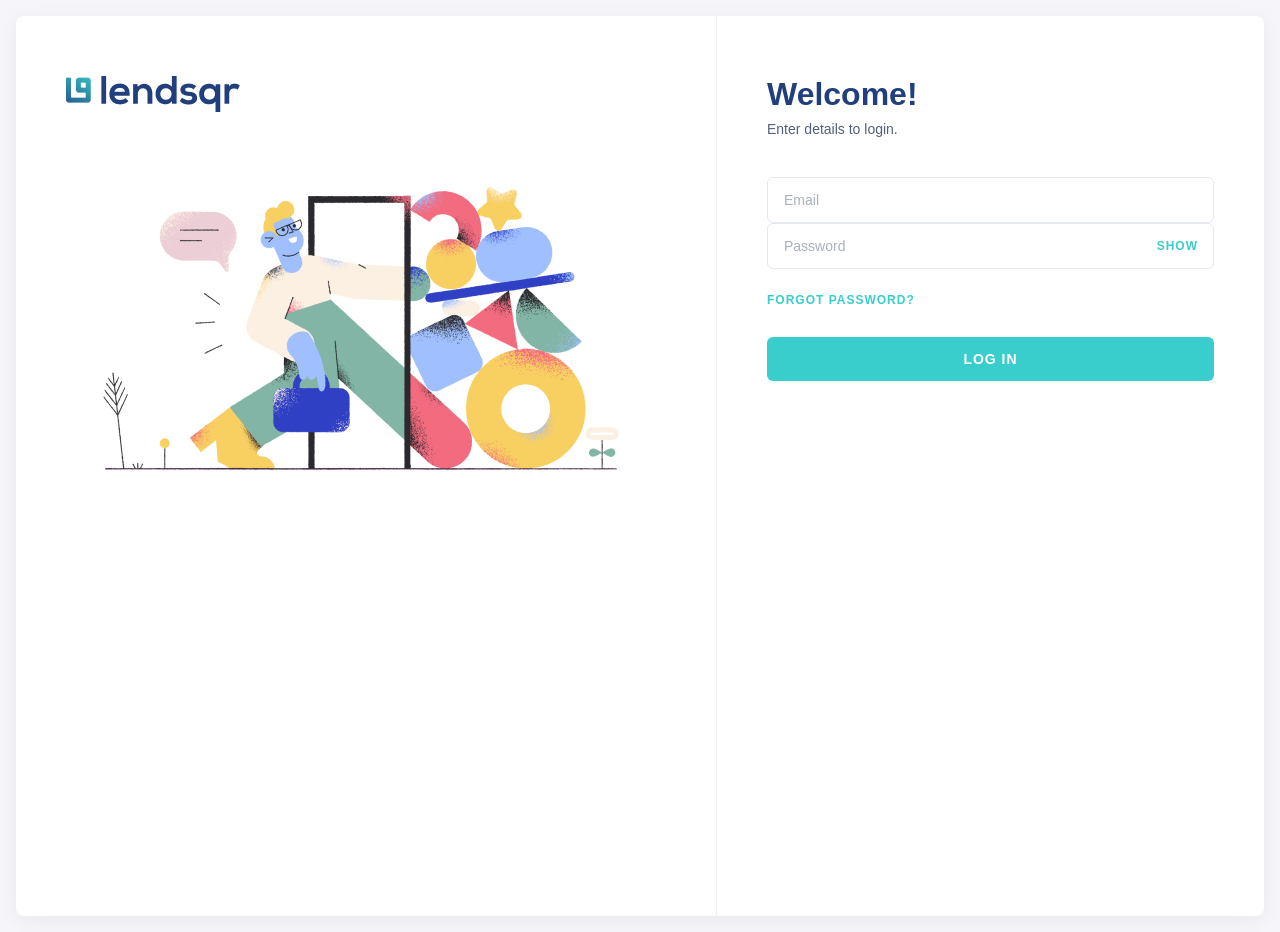
<file: index.html>
<html lang="en">

<head>
    <meta charset="UTF-8">
    <meta name="viewport" content="width=device-width, initial-scale=1.0">
    <title>App Protype</title>
    <link rel="stylesheet" href="./prototype/index.css">  
</head>

<body>
    <div class="landing-page">
        <div class="left-side">
            <div class="logo">
                <img src="./prototype/Group.png" alt="lendsqr">
            </div>

            <div class="illustration">
                <img src="./prototype/pablo-sign-in 1.png" alt="illustration">
            </div>
        </div>

        <div class="right-side">
            <h1 class="Welcome-sign">Welcome!</h1>
            <p class="welcome-ph">Enter details to login.</p>

            <form class="login-form" action="./prototype/appPrototype2.html">
                <div class="login">
                    <input type="email" class="form-input" placeholder="Email" required>
                </div>

                <div class="form-group password-detail">
                    <input type="password" class="form-input" id="password" placeholder="Password" required>
                    <button type="button" class="show-btn" onclick="togglePassword()">SHOW</button>
                </div>

                <a href="#" class="forgot-password">FORGOT PASSWORD?</a>
                <button type="submit" class="login-btn">LOG IN</button>

                <!-- <button><input type="submit" class="login-btn"></button> It submits but looks like error-->

                 <!-- <input type="text" name="useremail" value="">
                <input type="submit" value="submit"> This logs/sign in-->

                <!-- <a href="#" class="forgot-password">FORGOT PASSWORD?</a>
                <input type="submit" class="login-btn" value="login"> -->

                <!-- <nav>
                    <a href="appPrototype2.html"></a>
                </nav> -->

            </form>

            <!-- <form action="" method="post">
                <div class="login">
                    <input type="email" class="form-input" placeholder="Email" required>
                </div>

                <div class="form-group password-detail">
                    <input type="password" class="form-input" id="password" placeholder="Password" required>
                    <button type="button" class="show-btn" onclick="togglePassword()">SHOW</button>
                </div>

                <a href="#" class="forgot-password">FORGOT PASSWORD?</a>
                <button type="submit" class="login-btn">LOG IN</button>

            </form> -->

             <!-- <form>
                <input type="text" name="useremail" value="">
                <input type="submit" value="submit">
            </form>  -->

            <!-- <form>
                <input type="text" name="useremail" value="">
                <input type="submit" class="login-btn" value="login">

                <a href="#" class="forgot-password">FORGOT PASSWORD?</a>
                <input type="submit" class="login-btn" value="login">

            </form> -->
        </div>
        <!-- <nav>
            <a href="appPrototype2.html"></a>
        </nav> -->
    </div>
</body>

</html>
</file>
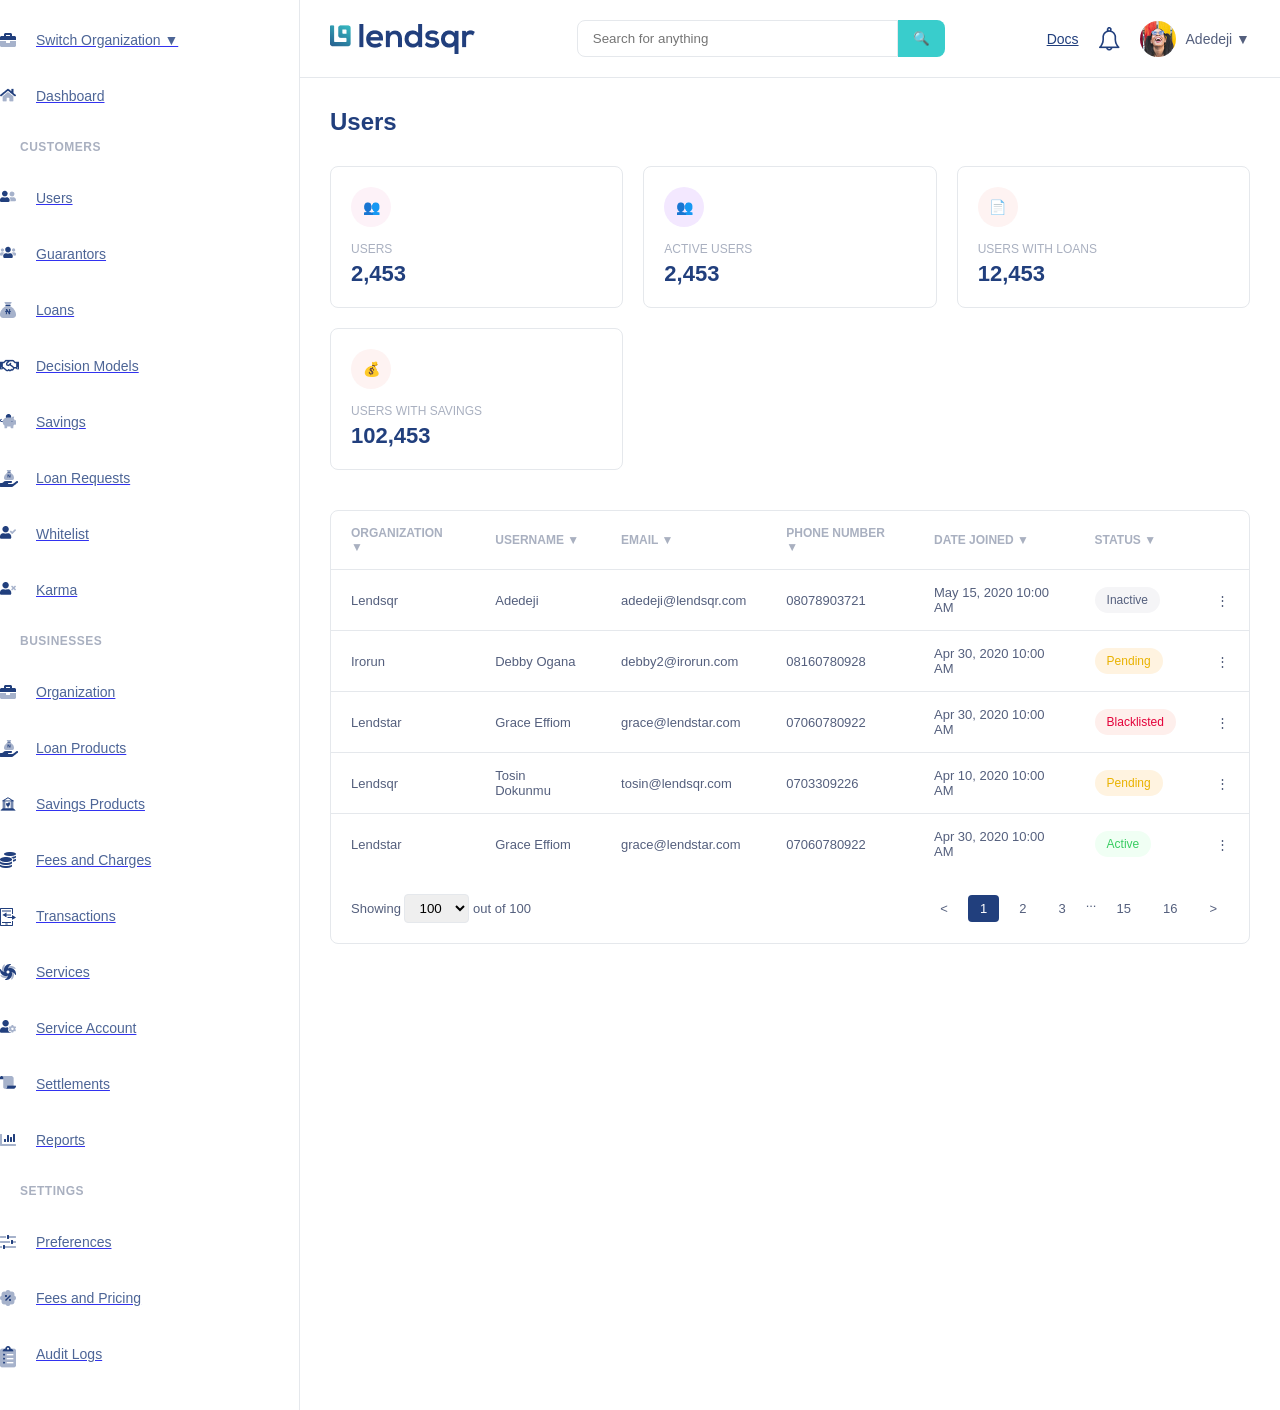
<file: prototype/appPrototype2.html>
<html lang="en">

<head>
  <meta charset="UTF-8">
  <meta name="viewport" content="width=device-width, initial-scale=1.0">
  <title>Lendsqr-Users</title>
  <link rel="stylesheet" href="appPrototype2.css">
</head>

<body>
  <div class="wrapper">
        <!-- dashbar -->
        <div class="dashbar">
            <a href="#" class="dashbar-section">
                <div class="icon">
                    <img src="briefcase 1.png" alt="">
                </div>
                <p class="dashbar-item">Switch Organization ▼</p>
            </a>

            <a href="#" class="dashbar-section">
                <div class="icon">
                    <img src="home 1.png" alt="">
                </div>
                <p class="dashbar-item">Dashboard</p>
            </a>

            <!-- <a href="#" class="dashbar-section">
                <div class="dashbar-title">CUSTOMERS</div>
            </a> -->
            <div class="dashbar-title">CUSTOMERS</div>

            <a href="#" class="dashbar-section">
                <div class="icon">
                    <img src="user-friends 1.png" alt="">
                </div>
                <p class="dashbar-item">Users</p>
            </a>

            <a href="#" class="dashbar-section">
                <div class="icon">
                    <img src="users 1.png" alt="">
                </div>
                <p class="dashbar-item">Guarantors</p>
            </a>

            <a href="#" class="dashbar-section">
                <div class="icon">
                    <img src="sack 1.png" alt="">
                </div>
                <p class="dashbar-item">Loans</p>
            </a>
            <a href="#" class="dashbar-section">
                <div class="icon">
                    <img src="handshake-regular 1.png" alt="">
                </div>
                <p class="dashbar-item">Decision Models</p>
            </a>
            <a href="#" class="dashbar-section">
                <div class="icon">
                    <img src="piggy-bank 1.png" alt="">
                </div>
                <p class="dashbar-item">Savings</p>
            </a>
            <a href="#" class="dashbar-section">
                <div class="icon">
                    <img src="Group 104.png" alt="">
                </div>
                <p class="dashbar-item">Loan Requests</p>
            </a>

            <a href="#" class="dashbar-section">
                <div class="icon">
                    <img src="user-check 1.png" alt="">
                </div>
                <p class="dashbar-item">Whitelist</p>

            </a>
            <a href="#" class="dashbar-section">
                <div class="icon">
                    <img src="user-times 1.png" alt="">
                </div>
                <p class="dashbar-item">Karma</p>
            </a>

            <!-- <a href="#" class="dashbar-section">
                <div class="dashbar-title">BUSINESSES
            </a> -->
            <div class="dashbar-title">BUSINESSES</div>

            <a href="#" class="dashbar-section">
                <div class="icon">
                    <img src="briefcase 1.png" alt="">
                </div>
                <p class="dashbar-item">Organization</p>
            </a>

            <a href="#" class="dashbar-section">
                <div class="icon">
                    <img src="Group 104.png" alt="">
                </div>
                <p class="dashbar-item">Loan Products</p>
            </a>

            <a href="#" class="dashbar-section">
                <div class="icon">
                    <img src="np_bank_148501_000000 1.png" alt="">
                </div>
                <p class="dashbar-item">Savings Products</p>
            </a>

            <a href="#" class="dashbar-section">
                <div class="icon">
                    <img src="coins-solid 1.png" alt="">
                </div>
                <p class="dashbar-item">Fees and Charges</p>
            </a>

            <a href="#" class="dashbar-section">
                <div class="icon">
                    <img src="icon.png" alt="">
                </div>
                <p class="dashbar-item">Transactions</p>
            </a>

            <a href="#" class="dashbar-section">
                <div class="icon">
                    <img src="galaxy 1.png" alt="">
                </div>
                <p class="dashbar-item">Services</p>
            </a>

            <a href="#" class="dashbar-section">
                <div class="icon">
                    <img src="user-cog 1.png" alt="">
                </div>
                <p class="dashbar-item">Service Account</p>
            </a>

            <a href="#" class="dashbar-section">
                <div class="icon">
                    <img src="scroll 1.png" alt="">
                </div>
                <p class="dashbar-item">Settlements</p>
            </a>

            <a href="#" class="dashbar-section">
                <div class="icon">
                    <img src="chart-bar 2.png" alt="">
                </div>
                <p class="dashbar-item">Reports</p>
            </a>
            <!-- 
            <a href="#" class="dashbar-section">
                <div class="dashbar-title">SETTINGS</div>
            </a> -->
            <div class="dashbar-title">SETTINGS</div>
            <a href="#" class="dashbar-section">
                <div class="icon">
                    <img src="sliders-h 1.png" alt="">
                </div>
                <p class="dashbar-item">Preferences</p>
            </a>

            <a href="#" class="dashbar-section">
                <div class="icon">
                    <img src="badge-percent 1.png" alt="">
                </div>
                <p class="dashbar-item">Fees and Pricing</p>
            </a>

            <a href="#" class="dashbar-section">
                <div class="icon">
                    <img src="clipboard-list 1.png" alt="">
                </div>
                <p class="dashbar-item">Audit Logs</p>
            </a>
        </div>

    <!-- Content -->
    <div class="main">
      <!-- Header -->
      <header class="header">
        <div>
          <img src="logo.png" alt="">
        </div>

        <div class="search-box">
          <input type="text" placeholder="Search for anything">
          <button>🔍</button>
        </div>

        <div class="header-right">
          <a href="#" style="color: var(--blue);">Docs</a>
          <img src="Vector.png" alt="">
          <!-- <span>🔔</span> -->
          <div class="user-profile">
            <img src="image 4.png" alt="User">
            <span>Adedeji ▼</span>
          </div>
        </div>
      </header>

      <!-- Page Content -->
      <div class="content">
        <h1 class="page-title">Users</h1>

        <!-- Stats Cards -->
        <div class="stats-grid">
          <div class="stat-card">
            <div class="stat-icon" style="background: #FDF2F8;">👥</div>
            <div class="stat-label">Users</div>
            <div class="stat-value">2,453</div>
          </div>
          <div class="stat-card">
            <div class="stat-icon" style="background: #F3E8FF;">👥</div>
            <div class="stat-label">Active Users</div>
            <div class="stat-value">2,453</div>
          </div>
          <div class="stat-card">
            <div class="stat-icon" style="background: #FEF3F2;">📄</div>
            <div class="stat-label">Users with Loans</div>
            <div class="stat-value">12,453</div>
          </div>
          <div class="stat-card">
            <div class="stat-icon" style="background: #FEF3F2;">💰</div>
            <div class="stat-label">Users with Savings</div>
            <div class="stat-value">102,453</div>
          </div>
        </div>

        <!-- Users Table -->
        <div class="table-wrapper">
          <table>
            <thead onclick="window.location='appPrototype3.html'"> 
            <tr>
              <th>Organization ▼</th>
              <th>Username ▼</th>
              <th>Email ▼</th>
              <th>Phone Number ▼</th>
              <th>Date Joined ▼</th>
              <th>Status ▼</th>
              <th></th>
            </tr>
            </thead>
            <tbody onclick="window.location='appPrototype4.html'">
            <tr>
              <td>Lendsqr</td>
              <td>Adedeji</td>
              <td>adedeji@lendsqr.com</td>
              <td>08078903721</td>
              <td>May 15, 2020 10:00 AM</td>
              <td><span class="status inactive">Inactive</span></td>
              <td>⋮</td>
            </tr>
            <tr>
              <td>Irorun</td>
              <td>Debby Ogana</td>
              <td>debby2@irorun.com</td>
              <td>08160780928</td>
              <td>Apr 30, 2020 10:00 AM</td>
              <td><span class="status pending">Pending</span></td>
              <td>⋮</td>
            </tr>
            <tr>
              <td>Lendstar</td>
              <td>Grace Effiom</td>
              <td>grace@lendstar.com</td>
              <td>07060780922</td>
              <td>Apr 30, 2020 10:00 AM</td>
              <td><span class="status blacklisted">Blacklisted</span></td>
              <td>⋮</td>
            </tr>
            <tr>
              <td>Lendsqr</td>
              <td>Tosin Dokunmu</td>
              <td>tosin@lendsqr.com</td>
              <td>0703309226</td>
              <td>Apr 10, 2020 10:00 AM</td>
              <td><span class="status pending">Pending</span></td>
              <td>⋮</td>
            </tr>
            <tr>
              <td>Lendstar</td>
              <td>Grace Effiom</td>
              <td>grace@lendstar.com</td>
              <td>07060780922</td>
              <td>Apr 30, 2020 10:00 AM</td>
              <td><span class="status active">Active</span></td>
              <td>⋮</td>
            </tr>
            </tbody>
          </table>

          <!-- Pagination -->
          <div class="pagination">
            <div>
              Showing
              <select>
                <option>100</option>
                <option>50</option>
                <option>25</option>
              </select>
              out of 100
            </div>
            <div class="pagination-links">
              <a href="#">&lt;</a>
              <a href="#" class="active">1</a>
              <a href="#">2</a>
              <a href="#">3</a>
              <span>...</span>
              <a href="#">15</a>
              <a href="#">16</a>
              <a href="#">&gt;</a>
            </div>
          </div>
        </div>
      </div>
    </div>
  </div>
    <!-- <nav>
      <a href="appPrototype3.html"></a>
    </nav> -->
</body>

</html>
</file>
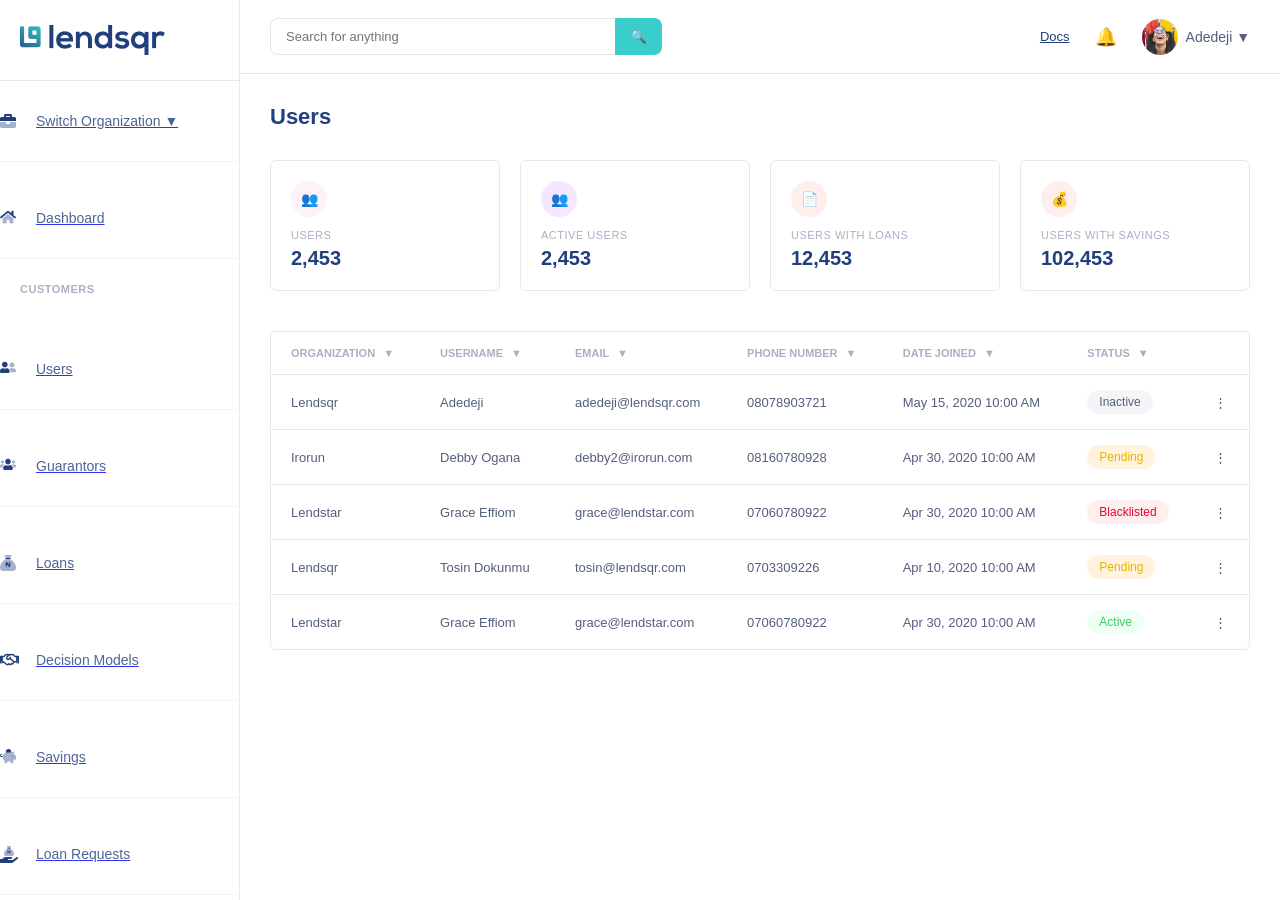
<file: prototype/appPrototype3.html>
<html lang="en">
<head>
    <meta charset="UTF-8">
    <meta name="viewport" content="width=device-width, initial-scale=1.0">
    <title>Document</title>
    <link rel="stylesheet" href="appPrototype3.css">
</head>
<body>
    <div class="app">
        <!-- dashbar -->
    <div class="dashbar">
      <div class="dashbar-header">
        <div class="logo">
          <!-- <div class="logo-dot"></div>
          lendsqr -->
          <div>
            <img src="logo.png" alt="">
          </div>
        </div>
      </div>

      <a href="#" class="dashbar-section">
        <div class="icon">
          <img src="briefcase 1.png" alt="">
        </div>
        <p class="dashbar-item">Switch Organization ▼</p>
      </a>

      <a href="#" class="dashbar-section">
        <div class="icon">
          <img src="home 1.png" alt="">
        </div>
        <p class="dashbar-item">Dashboard</p>
      </a>

      <!-- <a href="#" class="dashbar-section">
      <div class="dashbar-title">CUSTOMERS</div>
     </a> -->
      <div class="dashbar-title">CUSTOMERS</div>

      <a href="#" class="dashbar-section">
        <div class="icon">
          <img src="user-friends 1.png" alt="">
        </div>
        <p class="dashbar-item">Users</p>
      </a>

      <a href="#" class="dashbar-section">
        <div class="icon">
          <img src="users 1.png" alt="">
        </div>
        <p class="dashbar-item">Guarantors</p>
      </a>

      <a href="#" class="dashbar-section">
        <div class="icon">
          <img src="sack 1.png" alt="">
        </div>
        <p class="dashbar-item">Loans</p>
      </a>
      <a href="#" class="dashbar-section">
        <div class="icon">
          <img src="handshake-regular 1.png" alt="">
        </div>
        <p class="dashbar-item">Decision Models</p>
      </a>
      <a href="#" class="dashbar-section">
        <div class="icon">
          <img src="piggy-bank 1.png" alt="">
        </div>
        <p class="dashbar-item">Savings</p>
      </a>
      <a href="#" class="dashbar-section">
        <div class="icon">
          <img src="Group 104.png" alt="">
        </div>
        <p class="dashbar-item">Loan Requests</p>
      </a>

      <a href="#" class="dashbar-section">
        <div class="icon">
          <img src="user-check 1.png" alt="">
        </div>
        <p class="dashbar-item">Whitelist</p>

      </a>
      <a href="#" class="dashbar-section">
        <div class="icon">
          <img src="user-times 1.png" alt="">
        </div>
        <p class="dashbar-item">Karma</p>
      </a>

      <!-- <a href="#" class="dashbar-section">
                <div class="dashbar-title">BUSINESSES
            </a> -->
      <div class="dashbar-title">BUSINESSES</div>

      <a href="#" class="dashbar-section">
        <div class="icon">
          <img src="briefcase 1.png" alt="">
        </div>
        <p class="dashbar-item">Organization</p>
      </a>

      <a href="#" class="dashbar-section">
        <div class="icon">
          <img src="Group 104.png" alt="">
        </div>
        <p class="dashbar-item">Loan Products</p>
      </a>

      <a href="#" class="dashbar-section">
        <div class="icon">
          <img src="np_bank_148501_000000 1.png" alt="">
        </div>
        <p class="dashbar-item">Savings Products</p>
      </a>

      <a href="#" class="dashbar-section">
        <div class="icon">
          <img src="coins-solid 1.png" alt="">
        </div>
        <p class="dashbar-item">Fees and Charges</p>
      </a>

      <a href="#" class="dashbar-section">
        <div class="icon">
          <img src="icon.png" alt="">
        </div>
        <p class="dashbar-item">Transactions</p>
      </a>

      <a href="#" class="dashbar-section">
        <div class="icon">
          <img src="galaxy 1.png" alt="">
        </div>
        <p class="dashbar-item">Services</p>
      </a>

      <a href="#" class="dashbar-section">
        <div class="icon">
          <img src="user-cog 1.png" alt="">
        </div>
        <p class="dashbar-item">Service Account</p>
      </a>

      <a href="#" class="dashbar-section">
        <div class="icon">
          <img src="scroll 1.png" alt="">
        </div>
        <p class="dashbar-item">Settlements</p>
      </a>

      <a href="#" class="dashbar-section">
        <div class="icon">
          <img src="chart-bar 2.png" alt="">
        </div>
        <p class="dashbar-item">Reports</p>
      </a>
      <!-- 
            <a href="#" class="dashbar-section">
                <div class="dashbar-title">SETTINGS</div>
            </a> -->
      <div class="dashbar-title">SETTINGS</div>
      <a href="#" class="dashbar-section">
        <div class="icon">
          <img src="sliders-h 1.png" alt="">
        </div>
        <p class="dashbar-item">Preferences</p>
      </a>

      <a href="#" class="dashbar-section">
        <div class="icon">
          <img src="badge-percent 1.png" alt="">
        </div>
        <p class="dashbar-item">Fees and Pricing</p>
      </a>

      <a href="#" class="dashbar-section">
        <div class="icon">
          <img src="clipboard-list 1.png" alt="">
        </div>
        <p class="dashbar-item">Audit Logs</p>
      </a>
    </div>

     <!-- Main Content -->
    <div class="main">
      <!-- Header -->
      <header class="header">
         <!-- <div>
          <img src="logo.png" alt="">
        </div> -->
        <div class="search-box">
          <input type="text" placeholder="Search for anything">
          <button>🔍</button>
        </div>

        <div class="header-right">
          <a href="#">Docs</a>
          <span style="font-size: 18px;">🔔</span>
          <div class="user-profile">
            <img src="image 4.png" alt="User">
            <span>Adedeji ▼</span>
          </div>
        </div>
      </header>

      <!-- Page Content -->
      <div class="content">
        <h1 class="page-title">Users</h1>

        <!-- Stats Cards -->
        <div class="stats-grid">
          <div class="stat-card">
            <div class="stat-icon" style="background: var(--pink-bg);">👥</div>
            <div class="stat-label">Users</div>
            <div class="stat-value">2,453</div>
          </div>
          <div class="stat-card">
            <div class="stat-icon" style="background: var(--purple-bg);">👥</div>
            <div class="stat-label">Active Users</div>
            <div class="stat-value">2,453</div>
          </div>
          <div class="stat-card">
            <div class="stat-icon" style="background: var(--red-bg);">📄</div>
            <div class="stat-label">Users with Loans</div>
            <div class="stat-value">12,453</div>
          </div>
          <div class="stat-card">
            <div class="stat-icon" style="background: var(--red-bg);">💰</div>
            <div class="stat-label">Users with Savings</div>
            <div class="stat-value">102,453</div>
          </div>
        </div>
        <!-- Users Table -->
        <div class="table-card" style="position: relative;">
          <table>
            <thead>
              <tr>
                <th>Organization <span class="filter-icon" onclick="toggleFilter()">▼</span></th>
                <th>Username <span class="filter-icon">▼</span></th>
                <th>Email <span class="filter-icon">▼</span></th>
                <th>Phone Number <span class="filter-icon">▼</span></th>
                <th>Date Joined <span class="filter-icon">▼</span></th>
                <th>Status <span class="filter-icon">▼</span></th>
                <th></th>
              </tr>
            </thead>
            <tbody onclick="window.location='appPrototype4.html'">
              <tr>
                <td>Lendsqr</td>
                <td>Adedeji</td>
                <td>adedeji@lendsqr.com</td>
                <td>08078903721</td>
                <td>May 15, 2020 10:00 AM</td>
                <td><span class="status inactive">Inactive</span></td>
                <td class="action-menu">⋮</td>
              </tr>
              <tr>
                <td>Irorun</td>
                <td>Debby Ogana</td>
                <td>debby2@irorun.com</td>
                <td>08160780928</td>
                <td>Apr 30, 2020 10:00 AM</td>
                <td><span class="status pending">Pending</span></td>
                <td class="action-menu">⋮</td>
              </tr>
              <tr>
                <td>Lendstar</td>
                <td>Grace Effiom</td>
                <td>grace@lendstar.com</td>
                <td>07060780922</td>
                <td>Apr 30, 2020 10:00 AM</td>
                <td><span class="status blacklisted">Blacklisted</span></td>
                <td class="action-menu" onclick="toggleAction(this)">
                  ⋮
                  <div class="action-dropdown">
                    <a href="#">👁 View Details</a>
                    <a href="#">🚫 Blacklist User</a>
                    <a href="#">✅ Activate User</a>
                  </div>
                </td>
              </tr>
              <tr>
                <td>Lendsqr</td>
                <td>Tosin Dokunmu</td>
                <td>tosin@lendsqr.com</td>
                <td>0703309226</td>
                <td>Apr 10, 2020 10:00 AM</td>
                <td><span class="status pending">Pending</span></td>
                <td class="action-menu">⋮</td>
              </tr>
              <tr>
                <td>Lendstar</td>
                <td>Grace Effiom</td>
                <td>grace@lendstar.com</td>
                <td>07060780922</td>
                <td>Apr 30, 2020 10:00 AM</td>
                <td><span class="status active">Active</span></td>
                <td class="action-menu">⋮</td>
              </tr>
            </tbody>
          </table>

          <!-- Filter Dropdown -->
          <div class="filter-dropdown" id="filterDropdown">
            <div class="filter-group">
              <label>Organization</label>
              <select>
                <option>Select</option>
              </select>
            </div>
            <div class="filter-group">
              <label>Username</label>
              <input type="text" placeholder="User">
            </div>
            <div class="filter-group">
              <label>Email</label>
              <input type="email" placeholder="Email">
            </div>
            <div class="filter-group">
              <label>Date</label>
              <input type="date" placeholder="Date">
            </div>
            <div class="filter-group">
              <label>Phone Number</label>
              <input type="text" placeholder="Phone Number">
            </div>
            <div class="filter-group">
              <label>Status</label>
              <select>
                <option>Select</option>
              </select>
            </div>
            <div class="filter-actions">
              <button class="btn btn-reset">Reset</button>
              <button class="btn btn-filter">Filter</button>
            </div>
          </div>

          <script>
    function toggleFilter() {
      document.getElementById('filterDropdown').classList.toggle('show');
    }

    function toggleAction(el) {
      el.querySelector('.action-dropdown').classList.toggle('show');
    }

    // Close dropdowns when clicking outside
    document.addEventListener('click', (e) => {
      if (!e.target.closest('.action-menu')) {
        document.querySelectorAll('.action-dropdown').forEach(d => d.classList.remove('show'));
      }
      if (!e.target.closest('.filter-icon') && !e.target.closest('.filter-dropdown')) {
        document.getElementById('filterDropdown').classList.remove('show');
      }
    });
  </script>

    </div>
</body>
</html>
</file>
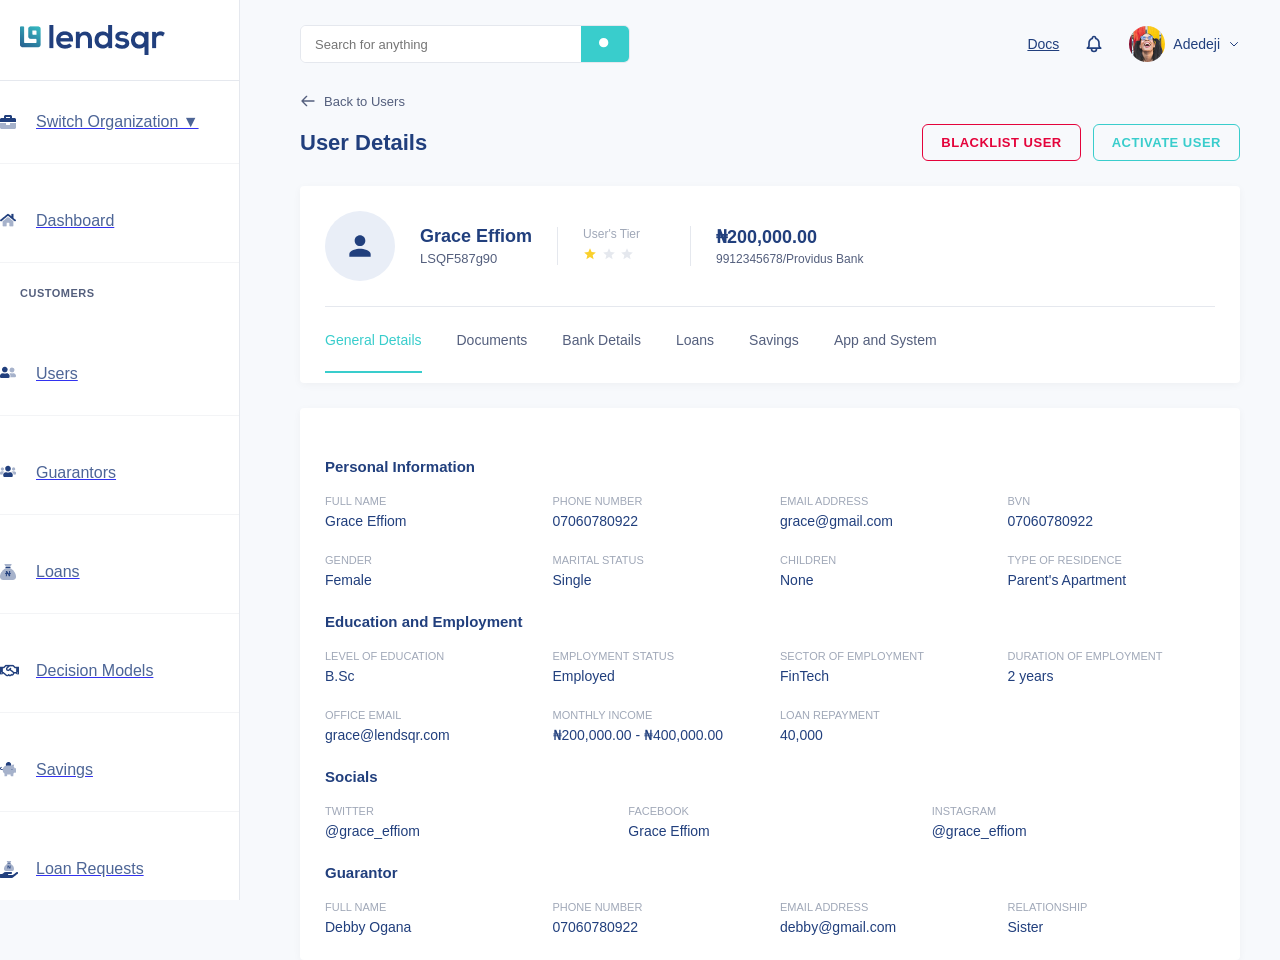
<file: prototype/appPrototype4.html>
<html lang="en">

<head>
    <meta charset="UTF-8">
    <meta name="viewport" content="width=device-width, initial-scale=1.0">
    <title>Document</title>
    <link rel="stylesheet" href="appPrototype4.css">
</head>

<body>
    <!-- dashbar -->
    <aside class="dashbar">
        <div class="dashbar-header">
            <div class="logo">
                <!-- <div class="logo-dot"></div>
          lendsqr -->
                <div>
                    <img src="logo.png" alt="">
                </div>
            </div>
        </div>

        <a href="#" class="dashbar-section">
            <div class="icon">
                <img src="briefcase 1.png" alt="">
            </div>
            <p class="dashbar-item">Switch Organization ▼</p>
        </a>

        <a href="#" class="dashbar-section">
            <div class="icon">
                <img src="home 1.png" alt="">
            </div>
            <p class="dashbar-item">Dashboard</p>
        </a>

        <!-- <a href="#" class="dashbar-section">
      <div class="dashbar-title">CUSTOMERS</div>
     </a> -->
        <div class="dashbar-title">CUSTOMERS</div>

        <a href="#" class="dashbar-section">
            <div class="icon">
                <img src="user-friends 1.png" alt="">
            </div>
            <p class="dashbar-item">Users</p>
        </a>

        <a href="#" class="dashbar-section">
            <div class="icon">
                <img src="users 1.png" alt="">
            </div>
            <p class="dashbar-item">Guarantors</p>
        </a>

        <a href="#" class="dashbar-section">
            <div class="icon">
                <img src="sack 1.png" alt="">
            </div>
            <p class="dashbar-item">Loans</p>
        </a>
        <a href="#" class="dashbar-section">
            <div class="icon">
                <img src="handshake-regular 1.png" alt="">
            </div>
            <p class="dashbar-item">Decision Models</p>
        </a>
        <a href="#" class="dashbar-section">
            <div class="icon">
                <img src="piggy-bank 1.png" alt="">
            </div>
            <p class="dashbar-item">Savings</p>
        </a>
        <a href="#" class="dashbar-section">
            <div class="icon">
                <img src="Group 104.png" alt="">
            </div>
            <p class="dashbar-item">Loan Requests</p>
        </a>

        <a href="#" class="dashbar-section">
            <div class="icon">
                <img src="user-check 1.png" alt="">
            </div>
            <p class="dashbar-item">Whitelist</p>

        </a>
        <a href="#" class="dashbar-section">
            <div class="icon">
                <img src="user-times 1.png" alt="">
            </div>
            <p class="dashbar-item">Karma</p>
        </a>

        <!-- <a href="#" class="dashbar-section">
                <div class="dashbar-title">BUSINESSES
            </a> -->
        <div class="dashbar-title">BUSINESSES</div>

        <a href="#" class="dashbar-section">
            <div class="icon">
                <img src="briefcase 1.png" alt="">
            </div>
            <p class="dashbar-item">Organization</p>
        </a>

        <a href="#" class="dashbar-section">
            <div class="icon">
                <img src="Group 104.png" alt="">
            </div>
            <p class="dashbar-item">Loan Products</p>
        </a>

        <a href="#" class="dashbar-section">
            <div class="icon">
                <img src="np_bank_148501_000000 1.png" alt="">
            </div>
            <p class="dashbar-item">Savings Products</p>
        </a>

        <a href="#" class="dashbar-section">
            <div class="icon">
                <img src="coins-solid 1.png" alt="">
            </div>
            <p class="dashbar-item">Fees and Charges</p>
        </a>

        <a href="#" class="dashbar-section">
            <div class="icon">
                <img src="icon.png" alt="">
            </div>
            <p class="dashbar-item">Transactions</p>
        </a>

        <a href="#" class="dashbar-section">
            <div class="icon">
                <img src="galaxy 1.png" alt="">
            </div>
            <p class="dashbar-item">Services</p>
        </a>

        <a href="#" class="dashbar-section">
            <div class="icon">
                <img src="user-cog 1.png" alt="">
            </div>
            <p class="dashbar-item">Service Account</p>
        </a>

        <a href="#" class="dashbar-section">
            <div class="icon">
                <img src="scroll 1.png" alt="">
            </div>
            <p class="dashbar-item">Settlements</p>
        </a>

        <a href="#" class="dashbar-section">
            <div class="icon">
                <img src="chart-bar 2.png" alt="">
            </div>
            <p class="dashbar-item">Reports</p>
        </a>
        <!-- 
            <a href="#" class="dashbar-section">
                <div class="dashbar-title">SETTINGS</div>
            </a> -->
        <div class="dashbar-title">SETTINGS</div>
        <a href="#" class="dashbar-section">
            <div class="icon">
                <img src="sliders-h 1.png" alt="">
            </div>
            <p class="dashbar-item">Preferences</p>
        </a>

        <a href="#" class="dashbar-section">
            <div class="icon">
                <img src="badge-percent 1.png" alt="">
            </div>
            <p class="dashbar-item">Fees and Pricing</p>
        </a>

        <a href="#" class="dashbar-section">
            <div class="icon">
                <img src="clipboard-list 1.png" alt="">
            </div>
            <p class="dashbar-item">Audit Logs</p>
        </a>

        <a href="#" class="dashbar-section">
            <div class="icon">
                <img src="tire 1.jpg" alt="">
            </div>
            <p class="dashbar-item">System Messages</p>

            <!-- <a href="#" class="sidebar-link">
            <span class="icon">🎯</span> System Messages
            </a> -->
        </a>

        <a href="#" class="dashbar-section" onclick="window.location.href='../index.html'">
            <div class="icon">
                <img src="sign-out 1.jpg" alt="">
            </div>
            <p class="dashbar-item">Logout</p>

            <!-- <div class="logout" onclick="window.location.href='../index.html'">
            <span>⮞</span> Logout
            </div> -->
        </a>

        <div class="version">
            <p>v1.2.0</p>
        </div>
         
    </aside>

    <!-- Main Content -->
    <main class="main">
        <div class="topbar">
            <div class="search-box">
                <input type="text" placeholder="Search for anything">
                <button>
                    <svg width="16" height="16" fill="white" viewBox="0 0 24 24">
                        <path d="M21 21l-6-6m2-5a7 7 0 11-14 0 7 7 0 0114 0z" />
                    </svg>
                </button>
            </div>
            <div class="topbar-right">
                <a href="#">Docs</a>
                <svg width="20" height="20" fill="none" stroke="var(--primary)" viewBox="0 0 24 24">
                    <path stroke-linecap="round" stroke-linejoin="round" stroke-width="2"
                        d="M15 17h5l-1.405-1.405A2.032 2.032 0 0118 14.158V11a6.002 6.002 0 00-4-5.659V5a2 2 0 10-4 0v.341C7.67 6.165 6 8.388 6 11v3.159c0 .538-.214 1.055-.595 1.436L4 17h5m6 0v1a3 3 0 11-6 0v-1m6 0H9" />
                </svg>
                <div class="profile">
                    <img src="image 4.png" alt="Adedeji">
                    <span>Adedeji</span>
                    <svg width="12" height="12" fill="none" stroke="currentColor" viewBox="0 0 24 24">
                        <path stroke-linecap="round" stroke-linejoin="round" stroke-width="2" d="M19 9l-7 7-7-7" />
                    </svg>
                </div>
            </div>
        </div>

        <div class="back-link">
            <svg width="16" height="16" fill="none" stroke="currentColor" viewBox="0 0 24 24">
                <path stroke-linecap="round" stroke-linejoin="round" stroke-width="2" d="M10 19l-7-7m0 0l7-7m-7 7h18" />
            </svg>
            Back to Users
        </div>

        <div class="header">
            <h1>User Details</h1>
            <div class="btn-group">
                <button class="btn btn-outline-pink">Blacklist User</button>
                <button class="btn btn-outline-accent">Activate User</button>
            </div>
        </div>

        <div class="card">
            <div class="user-profile">
                <div class="avatar">
                    <svg width="32" height="32" fill="var(--primary)" viewBox="0 0 24 24">
                        <path
                            d="M12 12c2.21 0 4-1.79 4-4s-1.79-4-4-4-4 1.79-4 4 1.79 4 4 4zm0 2c-2.67 0-8 1.34-8 4v2h16v-2c0-2.66-5.33-4-8-4z" />
                    </svg>
                </div>
                <div class="user-info">
                    <h2>Grace Effiom</h2>
                    <p>LSQF587g90</p>
                </div>
                <div class="tier">
                    <label>User's Tier</label>
                    <div style="margin-top:6px">
                        <svg width="14" height="14" fill="var(--yellow)" viewBox="0 0 24 24">
                            <path
                                d="M12 17.27L18.18 21l-1.64-7.03L22 9.24l-7.19-.61L12 2 9.19 8.63 2 9.24l5.46 4.73L5.82 21z" />
                        </svg>
                        <svg width="14" height="14" fill="var(--border)" viewBox="0 0 24 24">
                            <path
                                d="M12 17.27L18.18 21l-1.64-7.03L22 9.24l-7.19-.61L12 2 9.19 8.63 2 9.24l5.46 4.73L5.82 21z" />
                        </svg>
                        <svg width="14" height="14" fill="var(--border)" viewBox="0 0 24 24">
                            <path
                                d="M12 17.27L18.18 21l-1.64-7.03L22 9.24l-7.19-.61L12 2 9.19 8.63 2 9.24l5.46 4.73L5.82 21z" />
                        </svg>
                    </div>
                </div>
                <div class="balance">
                    <h3>₦200,000.00</h3>
                    <p>9912345678/Providus Bank</p>
                </div>
            </div>

            <div class="tabs">
                <div class="tab active">General Details</div>
                <div class="tab">Documents</div>
                <div class="tab">Bank Details</div>
                <div class="tab">Loans</div>
                <div class="tab">Savings</div>
                <div class="tab">App and System</div>
            </div>
        </div>

        <div class="card">
            <div class="section">
                <h3 class="section-title">Personal Information</h3>
                <div class="grid">
                    <div class="grid-item"><label>Full Name</label>
                        <p>Grace Effiom</p>
                    </div>
                    <div class="grid-item"><label>Phone Number</label>
                        <p>07060780922</p>
                    </div>
                    <div class="grid-item"><label>Email Address</label>
                        <p>grace@gmail.com</p>
                    </div>
                    <div class="grid-item"><label>BVN</label>
                        <p>07060780922</p>
                    </div>
                    <div class="grid-item"><label>Gender</label>
                        <p>Female</p>
                    </div>
                    <div class="grid-item"><label>Marital Status</label>
                        <p>Single</p>
                    </div>
                    <div class="grid-item"><label>Children</label>
                        <p>None</p>
                    </div>
                    <div class="grid-item"><label>Type of Residence</label>
                        <p>Parent's Apartment</p>
                    </div>
                </div>
            </div>

            <div class="section">
                <h3 class="section-title">Education and Employment</h3>
                <div class="grid">
                    <div class="grid-item"><label>Level of Education</label>
                        <p>B.Sc</p>
                    </div>
                    <div class="grid-item"><label>Employment Status</label>
                        <p>Employed</p>
                    </div>
                    <div class="grid-item"><label>Sector of Employment</label>
                        <p>FinTech</p>
                    </div>
                    <div class="grid-item"><label>Duration of Employment</label>
                        <p>2 years</p>
                    </div>
                    <div class="grid-item"><label>Office Email</label>
                        <p>grace@lendsqr.com</p>
                    </div>
                    <div class="grid-item"><label>Monthly Income</label>
                        <p>₦200,000.00 - ₦400,000.00</p>
                    </div>
                    <div class="grid-item"><label>Loan Repayment</label>
                        <p>40,000</p>
                    </div>
                </div>
            </div>

            <div class="section">
                <h3 class="section-title">Socials</h3>
                <div class="grid">
                    <div class="grid-item"><label>Twitter</label>
                        <p>@grace_effiom</p>
                    </div>
                    <div class="grid-item"><label>Facebook</label>
                        <p>Grace Effiom</p>
                    </div>
                    <div class="grid-item"><label>Instagram</label>
                        <p>@grace_effiom</p>
                    </div>
                </div>
            </div>

            <div class="section">
                <h3 class="section-title">Guarantor</h3>
                <div class="grid">
                    <div class="grid-item"><label>Full Name</label>
                        <p>Debby Ogana</p>
                    </div>
                    <div class="grid-item"><label>Phone Number</label>
                        <p>07060780922</p>
                    </div>
                    <div class="grid-item"><label>Email Address</label>
                        <p>debby@gmail.com</p>
                    </div>
                    <div class="grid-item"><label>Relationship</label>
                        <p>Sister</p>
                    </div>
                </div>
            </div>
        </div>
    </main>
</body>

</html>
</file>
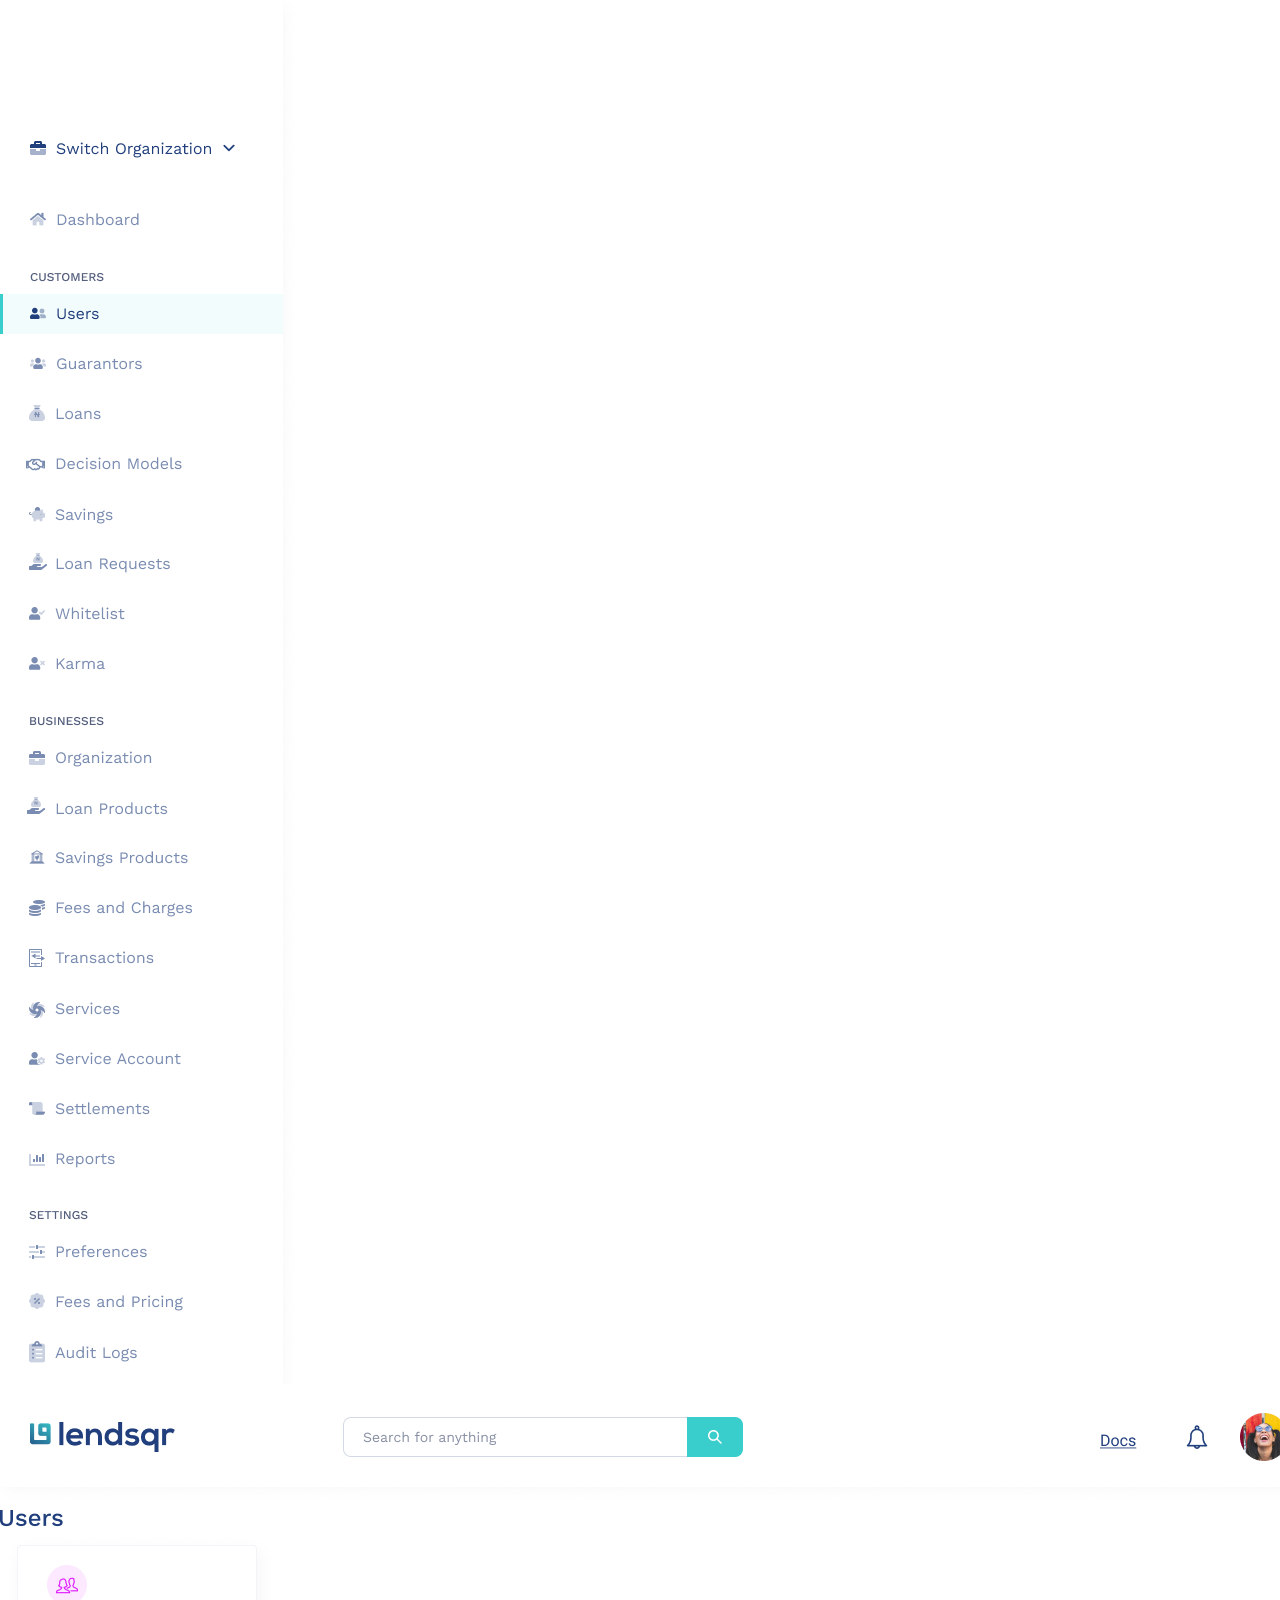
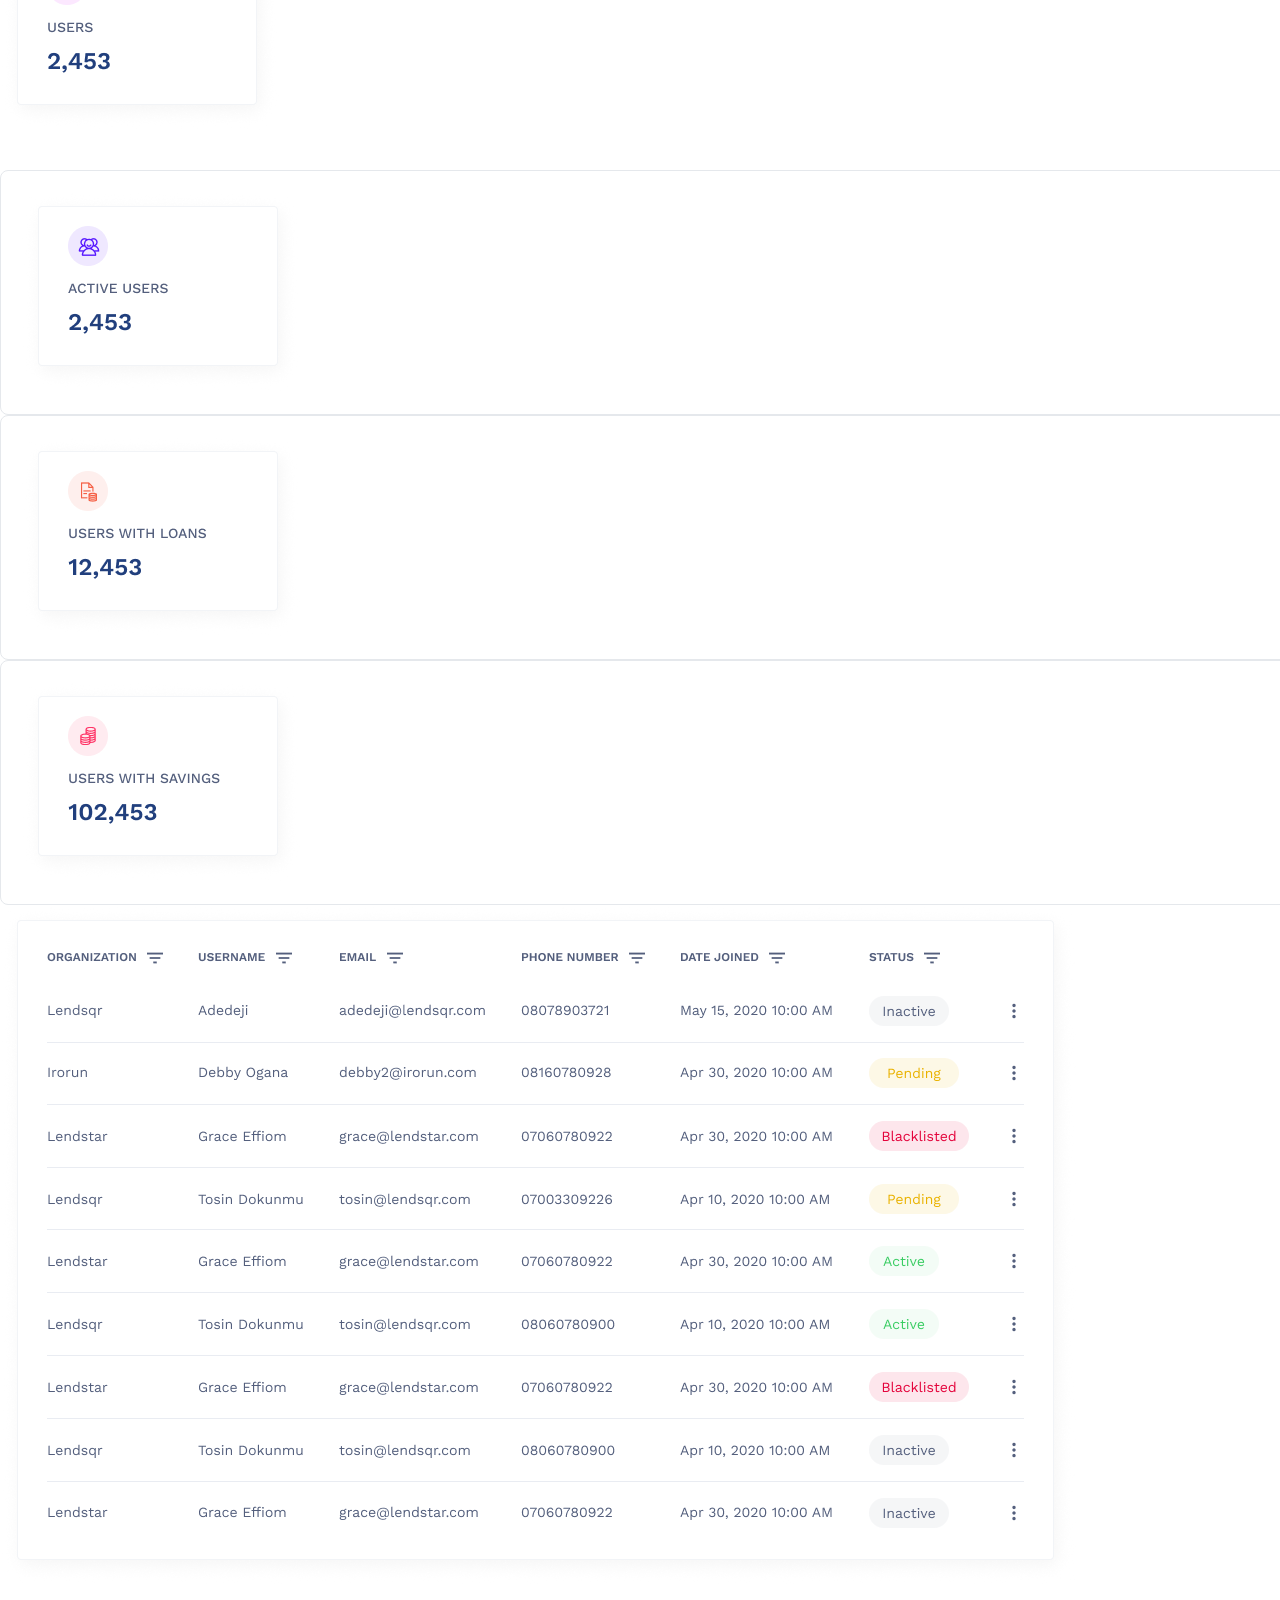
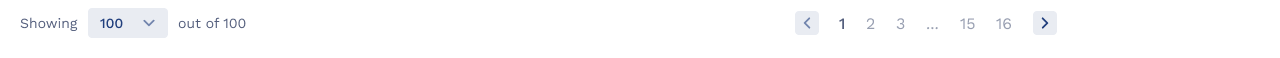
<file: prototype/appPrototypeMine.html>
<!DOCTYPE html>
<html lang="en">

<head>
    <meta charset="UTF-8">
    <meta name="viewport" content="width=device-width, initial-scale=1.0">
    <title>Lendsqr - Users</title>
   <link rel="stylesheet" href="appPrototype2.css">
</head>

<body>
    <div class="wrapper">
        <!-- nav bar -->
        <div class="navbar">
            <div class="sidebar-section">
                <img src="Borrower nav (1).png" alt="navigator-bar">
            </div>


            <!-- top nav/search bar -->
            <div class="topnav">
                <img src="top-nav.png" alt="">

                <!-- user -->
                <div class="user">
                    <img src="Users.png" alt="">

                    <!-- Statistic Cards -->
                    <div class="stats-grid">
                        <img src="first.png" alt="">
                    </div>

                    <div class="stat-card">
                        <img src="second.png" alt="">
                    </div>

                    <div class="stat-card">
                        <img src="third.png" alt="">
                    </div>

                    <div class="stat-card">
                        <img src="fourth.png" alt="">
                    </div>
                </div>

                <!-- Users Table -->
                <div class="table">
                    <img src="table.png" alt="">


                    <!-- Pagination -->
                    <div class="pagination">
                        <img src="pagination.png" alt="">
                    </div>
                </div>
            </div>
        </div>
    </div>
</body>

</html>
</file>
<file: prototype/index.css>
*{
  margin: 0px;
  padding: 0px;
  box-sizing: border-box;
  font-family: Arial, Helvetica, sans-serif;
}
body {
    font-family: 'Segoe UI', Tahoma, Geneva, Verdana, sans-serif;
    background-color: #f5f5fa;
    display: flex;
    justify-content: center;
    align-items: center;
    padding: 16px;
  }

  .landing-page {
    display: flex;
    width: 1440px;
    height: 900px;
    /* height: 600px; */
    background: #ffffff;
    border-radius: 8px;
    box-shadow: 0 4px 20px rgba(0,0,0,0.06);
    overflow: hidden;
  }

  .left-side, .right-side {
    flex: 1;
    padding: 60px 50px;
  }

  .left-side {
    border-right: 1px solid #f0f0f0;
  }

  .logo {
    width: 173.76px;
    height: 36px;
    top: 106px;
    left: 97px;
    display: flex;
    align-items: center;
    margin-bottom: 50px;
    border-radius: 4px;
    margin-right: 8px;
  }  

  .illustration {
    width: 600px;
    height: 337.57px;
    top: 281px;
    left: 67px;
  }

  .Welcome-sign {
    font-size: 32px;
    font-weight: 700;
    color: #213F7D;
    margin-bottom: 8px;
  } 

  .welcome-ph {
    font-size: 14px;
    color: #545F7D;
    margin-bottom: 40px;
  }

  .form-group {
    margin-bottom: 24px;
  }

  .form-input {
    width: 100%;
    padding: 14px 16px;
    border: 1px solid #E5E8EC;
    border-radius: 6px;
    font-size: 14px;
    color: #545F7D;
    outline: none;
    transition: border 0.2s;
  }

  .form-input:focus {
    border-color: #39CDCC;
  }

  .form-input::placeholder {
    color: #A9B0C0;
  }

  .password-detail {
    position: relative;
  }

  .show-btn {
    position: absolute;
    right: 16px;
    top: 50%;
    transform: translateY(-50%);
    background: none;
    border: none;
    color: #39CDCC;
    font-size: 12px;
    font-weight: 600;
    cursor: pointer;
    letter-spacing: 1px;
  }

  .forgot-password {
    display: inline-block;
    font-size: 12px;
    color: #39CDCC;
    font-weight: 600;
    text-decoration: none;
    margin-bottom: 30px;
    letter-spacing: 1px;
  }

  .login-btn {
    width: 100%;
    padding: 14px;
    background: #39CDCC;
    color: #fff;
    border: none;
    border-radius: 6px;
    font-size: 14px;
    font-weight: 600;
    cursor: pointer;
    letter-spacing: 1px;
    transition: background 0.2s;
  }
   @media (max-width: 768px) {
    .landing-page {
      flex-direction: column;
    }
    .left-side {
      border-right: none;
      border-bottom: 1px solid #f0f0f0;
      padding: 40px 30px;
    }
    .right-side {
      padding: 40px 30px;
    }
    .illustration {
      display: none;
    }
  }
</file>
<file: prototype/appPrototype2.css>
:root {
  --blue: #213F7D;
  --teal: #39CDCC;
  --gray-bg: #FB;
  --border: #E5E8EC;
  --text-gray: #545F7D;
  --text-light: #A9B0C0;
}

* {
  margin: 0;
  padding: 0;
  box-sizing: border-box;
  font-family: 'Segoe UI', Roboto, sans-serif;
}

body {
  background: var(--gray-bg);
  color: var(--text-gray);
  font-size: 14px;
}

/* Layout */
.wrapper {
  display: flex;
  min-height: 100vh;
}

/* dashbar */
.dashbar {
  width: 300px;
  background: #fff;
  border-right: 1px solid var(--border);
  padding: 20px 0;
  overflow-y: auto;
}

.dashbar-title {
  font-size: 12px;
  color: var(--text-light);
  padding: 0 20px;
  margin-bottom: 10px;
  font-weight: 600;
  letter-spacing: 0.5px;
}

.dashbar-item {
  display: flex;
  align-items: center;
  padding: 12px 20px;
  color: #213f7d;
  text-decoration: none;
  opacity: 0.8;
  transition: all 0.2s;
}
/* .dashbar-item {
  font-size: 1rem;
  line-height: 1.5;
  color: #213f7d;
} */


.dashbar-item:hover,
.dashbar-item.active {
  background: rgba(57, 205, 204, 0.06);
  border-left: 3px solid var(--teal);
  opacity: 1;
  color: var(--blue);
}

.dashbar-item svg {
  margin-right: 10px;
  width: 18px;
  height: 18px;
}

.dashbar-section {
  display: flex;
  align-items: center;
  gaps: 0.5rem;
  margin-bottom: 1rem;
  cursor: pointer;
  /* margin-bottom: 30px; */
}

.icon {
  width: 1rem;
  height: 1rem;
  position: relative;
}

/* .customers {
margin-block: 1.5rem;
}

.businesses{
margin-block: 1.5rem;
}

.settings{
margin-block: 1.5rem;
}
they are the same as dashbar-title because of the class*/

.dashbar-title {
  margin-block: 1.5rem;
}

/* Main */
.main {
  flex: 1;
  display: flex;
  flex-direction: column;
}

/* Header */
.header {
  background: #fff;
  padding: 20px 30px;
  border-bottom: 1px solid var(--border);
  display: flex;
  align-items: center;
  justify-content: space-between;
}

.logo {
  font-size: 22px;
  font-weight: 700;
  color: var(--blue);
}

.search-box {
  display: flex;
  width: 400px;
  max-width: 40%;
}

.search-box input {
  flex: 1;
  padding: 10px 15px;
  border: 1px solid var(--border);
  border-radius: 8px 0 0 8px;
  outline: none;
}

.search-box button {
  padding: 10px 15px;
  background: var(--teal);
  border: none;
  border-radius: 0 8px 8px 0;
  cursor: pointer;
  color: #fff;
}

.header-right {
  display: flex;
  align-items: center;
  gap: 20px;
}

.user-profile {
  display: flex;
  align-items: center;
  gap: 10px;
  cursor: pointer;
}

.user-profile img {
  width: 36px;
  height: 36px;
  border-radius: 50%;
  object-fit: cover;
}

/* Content */
.content {
  padding: 30px;
  flex: 1;
}

.page-title {
  font-size: 24px;
  font-weight: 600;
  color: var(--blue);
  margin-bottom: 30px;
}

/* Stats cards */
.stats-grid {
  display: grid;
  grid-template-columns: repeat(auto-fit, minmax(220px, 1fr));
  gap: 20px;
  margin-bottom: 40px;
}

.stat-card {
  background: #fff;
  padding: 20px;
  border-radius: 8px;
  border: 1px solid var(--border);
}

.stat-icon {
  width: 40px;
  height: 40px;
  border-radius: 50%;
  display: flex;
  align-items: center;
  justify-content: center;
  margin-bottom: 15px;
}

.stat-label {
  font-size: 12px;
  color: var(--text-light);
  margin-bottom: 5px;
  text-transform: uppercase;
}

.stat-value {
  font-size: 22px;
  font-weight: 700;
  color: var(--blue);
}

/* Table */
.table-wrapper {
  background: #fff;
  border: 1px solid var(--border);
  border-radius: 8px;
  overflow-x: auto;
}

table {
  width: 100%;
  border-collapse: collapse;
}

th {
  text-align: left;
  padding: 15px 20px;
  font-size: 12px;
  color: var(--text-light);
  text-transform: uppercase;
  font-weight: 600;
}

td {
  padding: 15px 20px;
  border-top: 1px solid var(--border);
  font-size: 13px;
}

.status {
  padding: 6px 12px;
  border-radius: 20px;
  font-size: 12px;
  display: inline-block;
}

.status.inactive {
  background: #F5F5F7;
  color: #545F7D;
}

.status.pending {
  background: #FFF3E0;
  color: #E9B200;
}

.status.active {
  background: #F0FFF4;
  color: #39CD62;
}

.status.blacklisted {
  background: #FEEFEC;
  color: #E4033B;
}

/* Pagination */
.pagination {
  display: flex;
  justify-content: space-between;
  align-items: center;
  padding: 20px;
  font-size: 13px;
}

.pagination select {
  padding: 5px 10px;
  border: 1px solid var(--border);
  border-radius: 4px;
}

.pagination-links {
  display: flex;
  gap: 8px;
}

.pagination-links a {
  padding: 6px 12px;
  text-decoration: none;
  color: var(--text-gray);
  border-radius: 4px;
}

.pagination-links a.active {
  background: var(--blue);
  color: #fff;
}

/*Phone Responsive*/
@media (max-width: 1024px) {
  .dashbar {
    display: none;
  }

  .search-box {
    width: 250px;
  }
}
</file>
<file: prototype/appPrototype3.css>
:root {
    --blue: #213F7D;
    --teal: #39CDCC;
    --bg: #FB;
    --border: #E5E8EC;
    --text: #545F7D;
    --text-light: #A9B0C0;
    --pink-bg: #FDF2F8;
    --purple-bg: #F3E8FF;
    --red-bg: #FEEFEC;
    --green-bg: #F0FFF4;
    --yellow-bg: #FFF3E0;
  }

    * {
    margin: 0;
    padding: 0;
    box-sizing: border-box;
    font-family: 'Segoe UI', Roboto, sans-serif;
  }

  body {
    background: var(--bg);
    color: var(--text);
    font-size: 14px;
  }

  /* Layout */
  .app {
    display: flex;
    min-height: 100vh;
  }

  /* dashbar */
/* .dashbar {
  width: 300px;
  background: #fff;
  border-right: 1px solid var(--border);
  padding: 20px 0;
  overflow-y: auto;
} */
  .dashbar {
    width: 240px;
    background: #fff;
    border-right: 1px solid var(--border);
    height: 100vh;
    overflow-y: auto;
    position: fixed;
    left: 0;
    top: 0;
  }

  .dashbar-header {
    padding: 25px 20px;
    border-bottom: 1px solid var(--border);
  }

  .logo {
    font-size: 22px;
    font-weight: 700;
    color: var(--blue);
    display: flex;
    align-items: center;
    gap: 8px;
  }

  .logo-dot {
    width: 20px;
    height: 20px;
    background: var(--blue);
    border-radius: 4px;
  }

  .dashbar-title {
    font-size: 11px;
    color: var(--text-light);
    padding: 0 20px 10px;
    font-weight: 600;
    letter-spacing: 0.5px;
  }

  /* .dashbar-item {
    display: flex;
    align-items: center;
    padding: 12px 20px;
    color: var(--text);
    text-decoration: none;
    opacity: 0.7;
    font-size: 13px;
  } */

  .dashbar-item:hover, .dashbar-item.active {
    background: rgba(57, 205, 204, 0.06);
    border-left: 3px solid var(--teal);
    opacity: 1;
    color: var(--blue);
  }

.dashbar-item {
  display: flex;
  align-items: center;
  padding: 12px 20px;
  color: #213f7d;
  text-decoration: none;
  opacity: 0.8;
  transition: all 0.2s;
}


.dashbar-section {
  display: flex;
  align-items: center;
  gaps: 0.5rem;
  margin-bottom: 1rem;
  cursor: pointer;
  /* margin-bottom: 30px; */
 padding: 20px 0;
 border-bottom: 1px solid #F3F4F6;

}

.icon {
  width: 1rem;
  height: 1rem;
  position: relative;
}

/* .customers {
margin-block: 1.5rem;
}

.businesses{
margin-block: 1.5rem;
}

.settings{
margin-block: 1.5rem;
}
they are the same as dashbar-title because of the class*/

.dashbar-title {
  margin-block: 1.5rem;
}


  /* .dashbar-item svg {
    width: 16px;
    height: 16px;
    margin-right: 12px;
  } */

  /* Main */
  .main {
    flex: 1;
    margin-left: 240px;
    display: flex;
    flex-direction: column;
  }

  /* Header */
  .header {
    background: #fff;
    padding: 18px 30px;
    border-bottom: 1px solid var(--border);
    display: flex;
    align-items: center;
    justify-content: space-between;
    position: sticky;
    top: 0;
    z-index: 10;
  }

  .search-box {
    display: flex;
    width: 400px;
    max-width: 40%;
  }

  .search-box input {
    flex: 1;
    padding: 10px 15px;
    border: 1px solid var(--border);
    border-right: none;
    border-radius: 8px 0 0 8px;
    outline: none;
    font-size: 13px;
  }

  .search-box button {
    padding: 10px 15px;
    background: var(--teal);
    border: none;
    border-radius: 0 8px 8px 0;
    cursor: pointer;
    color: #fff;
  }

  .header-right {
    display: flex;
    align-items: center;
    gap: 25px;
  }

  .header-right a {
    color: var(--blue);
    text-decoration: underline;
    font-size: 13px;
  }

  .user-profile {
    display: flex;
    align-items: center;
    gap: 8px;
    cursor: pointer;
    font-weight: 500;
  }

  .user-profile img {
    width: 36px;
    height: 36px;
    border-radius: 50%;
    object-fit: cover;
  }

  /* Content */
  .content {
    padding: 30px;
    flex: 1;
  }

  .page-title {
    font-size: 22px;
    font-weight: 600;
    color: var(--blue);
    margin-bottom: 30px;
  }

  /* Stats cards */
  .stats-grid {
    display: grid;
    grid-template-columns: repeat(4, 1fr);
    gap: 20px;
    margin-bottom: 40px;
  }

  .stat-card {
    background: #fff;
    padding: 20px;
    border-radius: 6px;
    border: 1px solid var(--border);
  }

  .stat-icon {
    width: 36px;
    height: 36px;
    border-radius: 50%;
    display: flex;
    align-items: center;
    justify-content: center;
    margin-bottom: 12px;
  }

  .stat-label {
    font-size: 11px;
    color: var(--text-light);
    margin-bottom: 6px;
    text-transform: uppercase;
    letter-spacing: 0.5px;
  }

  .stat-value {
    font-size: 20px;
    font-weight: 700;
    color: var(--blue);
  }

  /* Table */
  .table-card {
    background: #fff;
    border: 1px solid var(--border);
    border-radius: 6px;
    overflow: hidden;
  }

  table {
    width: 100%;
    border-collapse: collapse;
  }

  th {
    text-align: left;
    padding: 15px 20px;
    font-size: 11px;
    color: var(--text-light);
    text-transform: uppercase;
    font-weight: 600;
    background: #fff;
    white-space: nowrap;
  }

  th .filter-icon {
    display: inline-block;
    margin-left: 5px;
    cursor: pointer;
  }

  td {
    padding: 15px 20px;
    border-top: 1px solid var(--border);
    font-size: 13px;
    white-space: nowrap;
  }

  .status {
    padding: 5px 12px;
    border-radius: 20px;
    font-size: 12px;
    display: inline-block;
  }

  .status.inactive { background: #F5F5F7; color: #545F7D; }
  .status.pending { background: var(--yellow-bg); color: #E9B200; }
  .status.active { background: var(--green-bg); color: #39CD62; }
  .status.blacklisted { background: var(--red-bg); color: #E4033B; }

  .action-menu {
    position: relative;
    cursor: pointer;
  }

  .action-dropdown {
    position: absolute;
    right: 0;
    top: 25px;
    background: #fff;
    border: 1px solid var(--border);
    border-radius: 6px;
    box-shadow: 0 4px 12px rgba(0,0,0,0.08);
    width: 160px;
    display: none;
    z-index: 5;
  }

  .action-dropdown.show { display: block; }

  .action-dropdown a {
    display: block;
    padding: 10px 15px;
    color: var(--text);
    text-decoration: none;
    font-size: 13px;
  }

  .action-dropdown a:hover {
    background: #F9FAFB;
  }

  /* Filter Dropdown */
  .filter-dropdown {
    position: absolute;
    top: 50px;
    left: 20px;
    background: #fff;
    border: 1px solid var(--border);
    border-radius: 6px;
    padding: 20px;
    width: 260px;
    box-shadow: 0 4px 20px rgba(0,0,0,0.08);
    display: none;
    z-index: 20;
  }

  .filter-dropdown.show { display: block; }

  .filter-group {
    margin-bottom: 15px;
  }

  .filter-group label {
    display: block;
    font-size: 12px;
    color: var(--text);
    margin-bottom: 6px;
    font-weight: 500;
  }

  .filter-group input,
  .filter-group select {
    width: 100%;
    padding: 8px 10px;
    border: 1px solid var(--border);
    border-radius: 5px;
    font-size: 13px;
    outline: none;
  }

  .filter-actions {
    display: flex;
    gap: 10px;
    margin-top: 20px;
  }

  .btn {
    flex: 1;
    padding: 10px;
    border-radius: 6px;
    border: none;
    cursor: pointer;
    font-weight: 600;
    font-size: 13px;
  }

  .btn-reset {
    background: #fff;
    border: 1px solid var(--text);
    color: var(--text);
  }

  .btn-filter {
    background: var(--teal);
    color: #fff;
  }

  /* Responsive */
  @media (max-width: 1024px) {
    .dashbar { display: none; }
    .main { margin-left: 0; }
    .stats-grid { grid-template-columns: repeat(2, 1fr); }
  }
</file>
<file: prototype/appPrototype4.css>
:root {
  --primary: #213F7D;
  --accent: #39CDCC;
  --bg: #F7F9FC;
  --white: #FFFFFF;
  --border: #E5E8EE;
  --text: #545F7D;
  --muted: #A0A8B8;
  --pink: #E4033B;
  --yellow: #FAD02C;
}

* {
  margin: 0;
  padding: 0;
  box-sizing: border-box;
  font-family: 'Segoe UI', Roboto, -apple-system, sans-serif;
}

body {
  background: var(--bg);
  color: var(--text);
  display: flex;
  min-height: 100vh;
}

/* .dashbar */
.dashbar {
  width: 240px;
  background: #fff;
  border-right: 1px solid var(--border);
  height: 100vh;
  overflow-y: auto;
  position: fixed;
  left: 0;
  top: 0;
}

.dashbar-header {
  padding: 25px 20px;
  border-bottom: 1px solid var(--border);
}

.logo {
  font-size: 22px;
  font-weight: 700;
  color: var(--blue);
  display: flex;
  align-items: center;
  gap: 8px;
}

.logo-dot {
  width: 20px;
  height: 20px;
  background: var(--blue);
  border-radius: 4px;
}

.dashbar-title {
  font-size: 11px;
  color: var(--text-light);
  padding: 0 20px 10px;
  font-weight: 600;
  letter-spacing: 0.5px;
}

/* .dashbar-item {
    display: flex;
    align-items: center;
    padding: 12px 20px;
    color: var(--text);
    text-decoration: none;
    opacity: 0.7;
    font-size: 13px;
  } */

.dashbar-item:hover,
.dashbar-item.active {
  background: rgba(57, 205, 204, 0.06);
  border-left: 3px solid var(--teal);
  opacity: 1;
  color: var(--blue);
}

.dashbar-item {
  display: flex;
  align-items: center;
  padding: 12px 20px;
  color: #213f7d;
  text-decoration: none;
  opacity: 0.8;
  transition: all 0.2s;
}


.dashbar-section {
  display: flex;
  align-items: center;
  gaps: 0.5rem;
  margin-bottom: 1rem;
  cursor: pointer;
  /* margin-bottom: 30px; */
  padding: 20px 0;
  border-bottom: 1px solid #F3F4F6;

}

.icon {
  width: 1rem;
  height: 1rem;
  position: relative;
}

/* .customers {
margin-block: 1.5rem;
}

.businesses{
margin-block: 1.5rem;
}

.settings{
margin-block: 1.5rem;
}
they are the same as dashbar-title because of the class*/

.dashbar-title {
  margin-block: 1.5rem;
}


/* .dashbar-item svg {
    width: 16px;
    height: 16px;
    margin-right: 12px;
  } */

.version {
  width: 32;
  height: 14;
  top: 1561px;
  left: 29px;
  angle: 0 deg;
  opacity: 1;
  font-family: Work Sans;
  font-weight: 400;
  font-size: 12px;
  leading-trim: NONE;
  line-height: 100%;
  letter-spacing: 0px;
  /* background: #213F7D; */
}

/* Main */
.main {
  flex: 1;
  margin-left: 260px;
  padding: 25px 40px;
}

/* Topbar */
.topbar {
  display: flex;
  justify-content: space-between;
  align-items: center;
  margin-bottom: 30px;
}

.search-box {
  display: flex;
  border: 1px solid var(--border);
  border-radius: 6px;
  overflow: hidden;
  background: var(--white);
}

.search-box input {
  border: none;
  padding: 10px 14px;
  outline: none;
  width: 280px;
  font-size: 13px;
}

.search-box button {
  background: var(--accent);
  border: none;
  padding: 10px 16px;
  cursor: pointer;
  display: flex;
  align-items: center;
}

.topbar-right {
  display: flex;
  align-items: center;
  gap: 25px;
}

.topbar-right a {
  color: var(--primary);
  text-decoration: underline;
  font-size: 14px;
}

.profile {
  display: flex;
  align-items: center;
  gap: 8px;
  cursor: pointer;
  color: var(--primary);
  font-size: 14px;
  font-weight: 500;
}

.profile img {
  width: 36px;
  height: 36px;
  border-radius: 50%;
  object-fit: cover;
}

/* Content */
.back-link {
  display: flex;
  align-items: center;
  gap: 8px;
  color: var(--text);
  font-size: 13px;
  margin-bottom: 15px;
  cursor: pointer;
}

.header {
  display: flex;
  justify-content: space-between;
  align-items: center;
  margin-bottom: 25px;
}

.header h1 {
  color: var(--primary);
  font-size: 22px;
  font-weight: 600;
}

.btn-group {
  display: flex;
  gap: 12px;
}

.btn {
  padding: 10px 18px;
  border-radius: 6px;
  font-size: 13px;
  font-weight: 600;
  cursor: pointer;
  text-transform: uppercase;
  letter-spacing: 0.5px;
  background: transparent;
  transition: 0.2s;
}

.btn-outline-pink {
  border: 1px solid var(--pink);
  color: var(--pink);
}

.btn-outline-accent {
  border: 1px solid var(--accent);
  color: var(--accent);
}

.btn:hover {
  opacity: 0.8;
}

.card {
  background: var(--white);
  border-radius: 4px;
  padding: 25px;
  box-shadow: 0 2px 8px rgba(0, 0, 0, 0.04);
  margin-bottom: 25px;
}

.user-profile {
  display: flex;
  align-items: center;
  gap: 25px;
  padding-bottom: 25px;
  border-bottom: 1px solid var(--border);
  margin-bottom: 15px;
}

.avatar {
  width: 70px;
  height: 70px;
  border-radius: 50%;
  background: #E9EEF7;
  display: flex;
  align-items: center;
  justify-content: center;
}

.user-info h2 {
  color: var(--primary);
  font-size: 18px;
  margin-bottom: 4px;
  font-weight: 600;
}

.user-info p {
  font-size: 13px;
  color: var(--text);
}

.tier {
  padding: 0 25px;
  border-left: 1px solid var(--border);
}

.tier label {
  font-size: 12px;
  color: var(--muted);
}

.balance {
  padding-left: 25px;
  border-left: 1px solid var(--border);
}

.balance h3 {
  color: var(--primary);
  font-size: 18px;
  margin-bottom: 4px;
  font-weight: 600;
}

.balance p {
  font-size: 12px;
  color: var(--text);
}

.tabs {
  display: flex;
  gap: 35px;
  font-size: 14px;
}

.tab {
  padding: 10px 0;
  color: var(--text);
  cursor: pointer;
  position: relative;
}

.tab.active {
  color: var(--accent);
}

.tab.active::after {
  content: '';
  position: absolute;
  bottom: -15px;
  left: 0;
  width: 100%;
  height: 2px;
  background: var(--accent);
}

.section {
  margin-top: 25px;
}

.section-title {
  color: var(--primary);
  font-size: 15px;
  font-weight: 600;
  margin-bottom: 20px;
}

.grid {
  display: grid;
  grid-template-columns: repeat(auto-fit, minmax(180px, 1fr));
  gap: 25px 20px;
  padding-bottom: 20px;
  border-bottom: 1px solid var(--border);
}

.grid:last-child {
  border-bottom: none;
  padding-bottom: 0;
}

.grid-item label {
  font-size: 11px;
  text-transform: uppercase;
  color: var(--muted);
  margin-bottom: 6px;
  display: block;
  font-weight: 500;
}

.grid-item p {
  font-size: 14px;
  color: var(--primary);
  font-weight: 500;
}

/* Responsive */
@media (max-width: 1024px) {
  .dashbar {
    width: 220px;
  }

  .main {
    margin-left: 220px;
  }

  .grid {
    grid-template-columns: repeat(3, 1fr);
  }
}

@media (max-width: 768px) {
  .dashbar {
    display: none;
  }

  .main {
    margin-left: 0;
    padding: 20px;
  }

  .grid {
    grid-template-columns: repeat(2, 1fr);
  }

  .user-profile {
    flex-direction: column;
    align-items: flex-start;
  }

  .tier,
  .balance {
    border-left: none;
    padding-left: 0;
    margin-top: 10px;
  }
}
</file>
